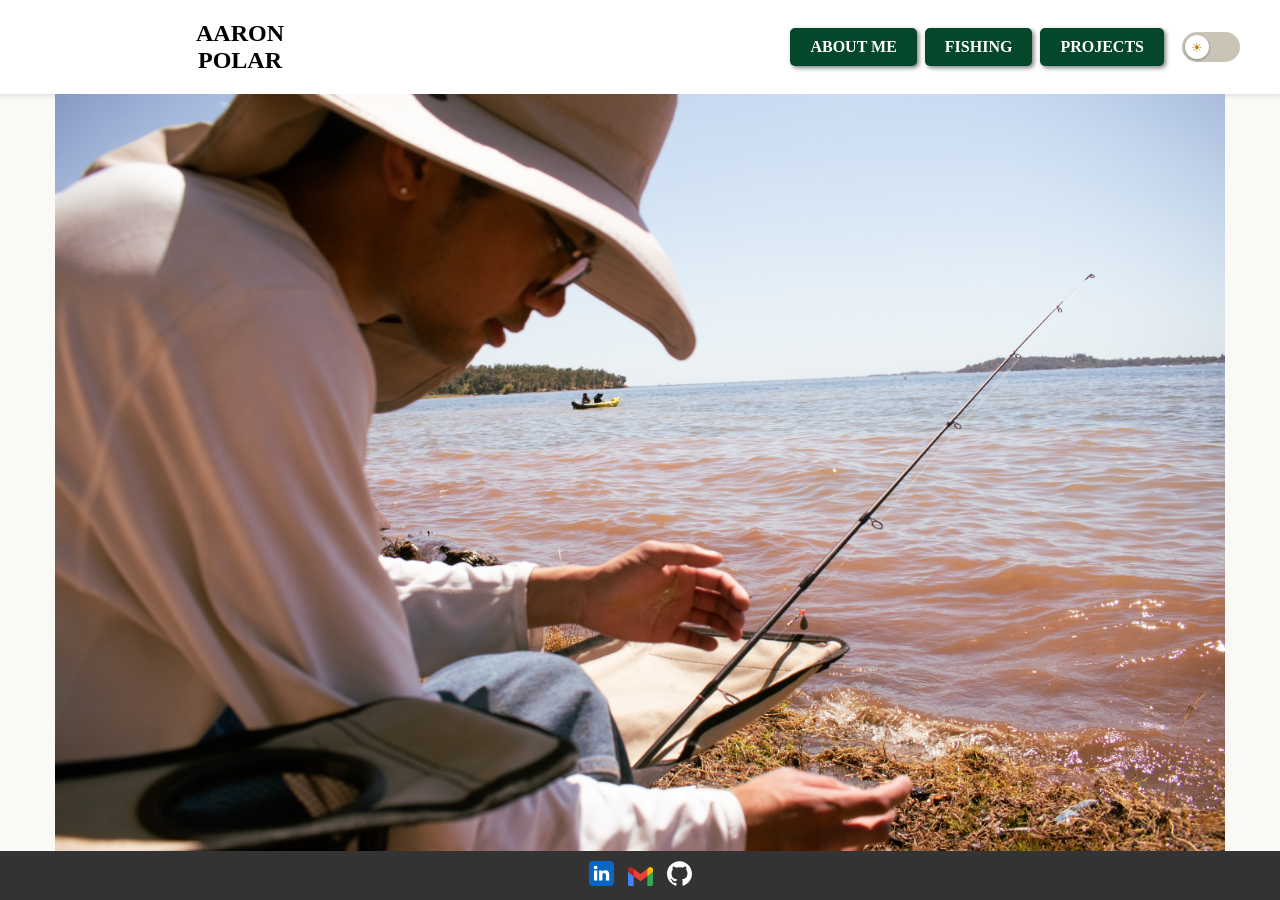
<file: index.html>
<!DOCTYPE html>
<html lang="en">
<head>
    <meta charset="UTF-8">
    <meta name="viewport" content="width=device-width, initial-scale=1.0">
    <title>HOME - Aaron Polar</title>
    <link rel="stylesheet" href="styles.css">
    <link rel="stylesheet" href="animations.css">
    <style>
        body {
            overflow: hidden; /* Landing page: no scroll */
        }

        .header-image {
            width: 100%;
            height: calc(100vh - 120px); /* Adjust height for header and footer */
            display: flex;
            align-items: center;
            justify-content: center;
            overflow: hidden;
            box-sizing: border-box;
        }

        .header-image img {
            max-width: 100%;
            max-height: 100%;
            width: auto;
            height: auto;
        }

        .footer-container {
            position: fixed; /* Pin footer to the bottom on the landing page */
            bottom: 0;
            box-sizing: border-box;
        }
    </style>
    <link rel="stylesheet" href="theme.css">
    <script src="theme.js"></script>
    <script defer src="animations.js"></script>
    <!-- Umami analytics (privacy-friendly) -->
    <script defer src="https://cloud.umami.is/script.js" data-website-id="32455286-fe20-4036-8269-8ed9782967e7"></script>
</head>
<body>
    <div class="header">
        <div class="header-left">
            <a href="/">AARON</a>
            <a href="/">POLAR</a>
        </div>
        <div class="header-right">
            <a href="aboutme" class="green-button">About Me</a>
            <a href="fishing" class="green-button">Fishing</a>
            <a href="projects" class="green-button">Projects</a>
            <button id="themeToggle" class="theme-switch" type="button" role="switch" aria-label="Toggle dark mode"></button>
        </div>
    </div>
    <div class="header-image">
        <img src="docs/assets/folsomlake.JPG" alt="Folsom Lake">
    </div>
    <div class="footer-container">
        <a href="https://www.linkedin.com/in/aaronpolar" target="_blank" rel="noopener noreferrer">
            <img src="docs/assets/linkedinlogo.svg" alt="LinkedIn Logo">
        </a>
        <a href="mailto:aaronmpolar@gmail.com">
            <img src="docs/assets/gmaillogo.svg" alt="Gmail Logo">
        </a>
        <a href="https://www.github.com/aaronpolar" target="_blank" rel="noopener noreferrer">
            <img src="docs/assets/githublogo.svg" alt="GitHub Logo">
        </a>
    </div>
</body>
</html>
</file>
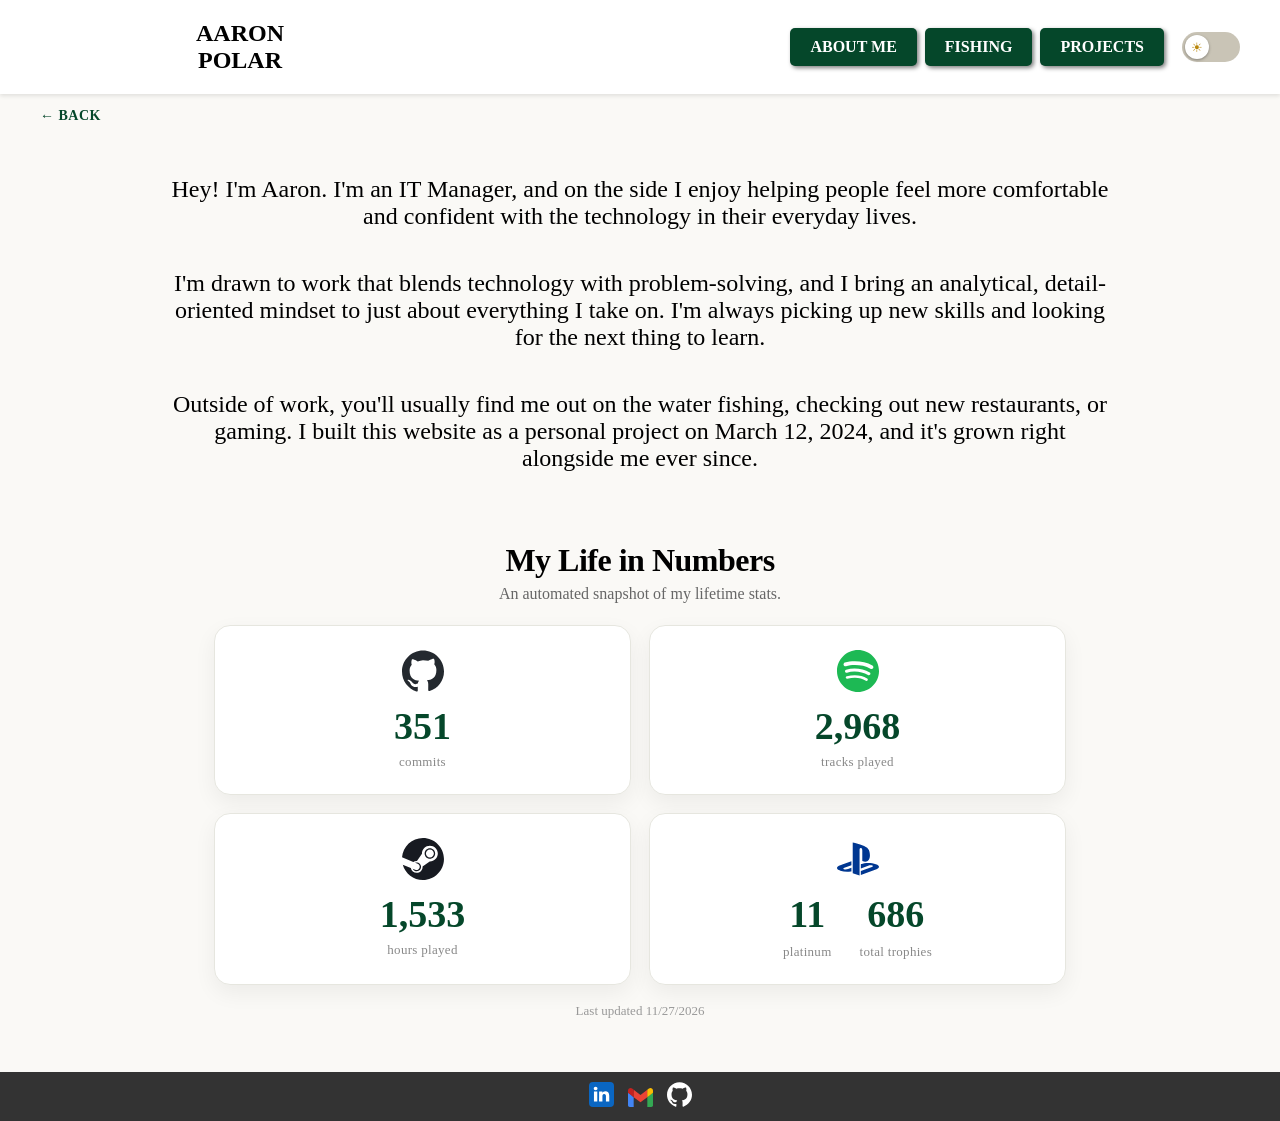
<file: aboutme.html>
<!DOCTYPE html>
<html lang="en">
<head>
    <meta charset="UTF-8">
    <meta name="viewport" content="width=device-width, initial-scale=1.0">
    <title>ABOUT ME - Aaron Polar</title>
    <link rel="stylesheet" href="styles.css">
    <link rel="stylesheet" href="animations.css">
    <style>
        .header-text {
            margin: 20px 10%; /* Add margin at the top and bottom, and 10% on left and right */
            flex: 1; /* Take up remaining space */
            display: flex;
            flex-direction: column;
            align-items: center;
            padding: 0 40px;
        }

        .header-text p {
            margin: 20px 0;
            font-size: 24px;
            text-align: center;
        }

        /* My Life in Numbers dashboard */
        .lin-section {
            max-width: 900px;
            margin: 10px auto 40px;
            padding: 20px 24px 0;
            width: 100%;
            box-sizing: border-box;
            text-align: center;
        }

        .lin-section h2 {
            font-size: 32px;
            margin: 0 0 6px;
            letter-spacing: -0.5px;
        }

        .lin-sub {
            color: #666;
            font-size: 16px;
            margin: 0 0 22px;
        }

        .lin-grid {
            display: grid;
            grid-template-columns: repeat(2, 1fr);
            gap: 18px;
        }

        .lin-card {
            background-color: #fff;
            border: 1px solid #e6e6df;
            border-radius: 16px;
            padding: 24px 18px;
            box-shadow: 0 8px 22px rgba(0, 0, 0, 0.06);
        }

        .lin-value {
            font-size: 38px;
            font-weight: bold;
            color: #05472A;
            line-height: 1.1;
            margin: 0 0 6px;
        }

        .lin-logo {
            display: block;
            width: 42px;
            height: 42px;
            margin: 0 auto 14px;
        }

        .lin-logo svg {
            width: 100%;
            height: 100%;
            display: block;
            fill: currentColor;
        }

        .lin-card-github .lin-logo { color: #24292f; }
        .lin-card-spotify .lin-logo { color: #1DB954; }
        .lin-card-steam .lin-logo { color: #171a21; }
        .lin-card-psn .lin-logo { color: #003791; }

        .lin-split {
            display: flex;
            justify-content: center;
            gap: 28px;
        }

        .lin-split-item {
            display: flex;
            flex-direction: column;
            align-items: center;
        }

        .lin-unit {
            font-size: 13px;
            color: #888;
            margin: 2px 0 0;
            letter-spacing: 0.3px;
        }

        .lin-updated {
            font-size: 13px;
            color: #999;
            margin-top: 18px;
        }

        @media (max-width: 768px) {
            .lin-grid {
                grid-template-columns: 1fr;
            }

            .lin-section h2 {
                font-size: 26px;
            }
        }
    </style>
    <link rel="stylesheet" href="theme.css">
    <script src="theme.js"></script>
    <script defer src="animations.js"></script>
    <!-- Umami analytics (privacy-friendly) -->
    <script defer src="https://cloud.umami.is/script.js" data-website-id="32455286-fe20-4036-8269-8ed9782967e7"></script>
</head>
<body>
    <div class="header">
        <div class="header-left">
            <a href="/">AARON</a>
            <a href="/">POLAR</a>
        </div>
        <div class="header-right">
            <a href="aboutme" class="green-button">About Me</a>
            <a href="fishing" class="green-button">Fishing</a>
            <a href="projects" class="green-button">Projects</a>
            <button id="themeToggle" class="theme-switch" type="button" role="switch" aria-label="Toggle dark mode"></button>
        </div>
    </div>

    <div class="back-button-bar">
        <a href="javascript:history.back()" class="back-button">&#8592; Back</a>
    </div>

<div class="header-text">
    <p>Hey! I'm Aaron. I'm an IT Manager, and on the side I enjoy helping people feel more comfortable and confident with the technology in their everyday lives.</p>

    <p>I'm drawn to work that blends technology with problem-solving, and I bring an analytical, detail-oriented mindset to just about everything I take on. I'm always picking up new skills and looking for the next thing to learn.</p>

    <p>Outside of work, you'll usually find me out on the water fishing, checking out new restaurants, or gaming. I built this website as a personal project on March 12, 2024, and it's grown right alongside me ever since.</p>
</div>

    <section class="lin-section" id="lifeInNumbers">
        <h2>My Life in Numbers</h2>
        <p class="lin-sub">An automated snapshot of my lifetime stats.</p>
        <div class="lin-grid">
            <div class="lin-card lin-card-github">
                <span class="lin-logo" role="img" aria-label="GitHub commits" title="GitHub commits">
                    <svg viewBox="0 0 24 24" aria-hidden="true"><path d="M12 .297c-6.63 0-12 5.373-12 12 0 5.303 3.438 9.8 8.205 11.385.6.113.82-.258.82-.577 0-.285-.01-1.04-.015-2.04-3.338.724-4.042-1.61-4.042-1.61-.546-1.387-1.333-1.756-1.333-1.756-1.089-.745.083-.729.083-.729 1.205.084 1.839 1.237 1.839 1.237 1.07 1.834 2.807 1.304 3.492.997.107-.775.418-1.305.762-1.605-2.665-.305-5.467-1.334-5.467-5.931 0-1.311.469-2.381 1.236-3.221-.124-.303-.535-1.524.117-3.176 0 0 1.008-.322 3.301 1.23A11.509 11.509 0 0 1 12 5.803c1.02.005 2.047.138 3.006.404 2.291-1.552 3.297-1.23 3.297-1.23.653 1.653.242 2.874.118 3.176.77.84 1.235 1.91 1.235 3.221 0 4.609-2.807 5.624-5.479 5.921.43.372.823 1.102.823 2.222 0 1.606-.014 2.898-.014 3.293 0 .322.216.694.825.576C20.565 22.092 24 17.592 24 12.297c0-6.627-5.373-12-12-12"/></svg>
                </span>
                <p class="lin-value" id="linGithub">&mdash;</p>
                <p class="lin-unit">commits</p>
            </div>
            <div class="lin-card lin-card-spotify">
                <span class="lin-logo" role="img" aria-label="Spotify tracks played" title="Spotify tracks played">
                    <svg viewBox="0 0 24 24" aria-hidden="true"><path d="M12 0C5.4 0 0 5.4 0 12s5.4 12 12 12 12-5.4 12-12S18.66 0 12 0zm5.521 17.34c-.24.359-.66.48-1.021.24-2.82-1.74-6.36-2.101-10.561-1.141-.418.122-.779-.179-.899-.539-.12-.421.18-.78.54-.9 4.56-1.021 8.52-.6 11.64 1.32.42.18.479.659.301 1.02zm1.44-3.3c-.301.42-.841.6-1.262.3-3.239-1.98-8.159-2.58-11.939-1.38-.479.12-1.02-.12-1.14-.6-.12-.48.12-1.021.6-1.141C9.6 9.9 15 10.561 18.72 12.84c.361.181.54.78.241 1.2zm.12-3.36C15.24 8.4 8.82 8.16 5.16 9.301c-.6.179-1.2-.181-1.38-.721-.18-.601.18-1.2.72-1.381 4.26-1.26 11.28-1.02 15.721 1.621.539.3.719 1.02.42 1.56-.299.421-1.02.599-1.559.3z"/></svg>
                </span>
                <p class="lin-value" id="linLastfm">&mdash;</p>
                <p class="lin-unit">tracks played</p>
            </div>
            <div class="lin-card lin-card-steam">
                <span class="lin-logo" role="img" aria-label="Steam gaming hours" title="Steam gaming hours">
                    <svg viewBox="0 0 24 24" aria-hidden="true"><path d="M11.979 0C5.678 0 .511 4.86.022 11.037l6.432 2.658c.545-.371 1.203-.59 1.912-.59.063 0 .125.004.188.006l2.861-4.142V8.91c0-2.495 2.028-4.524 4.524-4.524 2.494 0 4.524 2.031 4.524 4.527s-2.03 4.525-4.524 4.525h-.105l-4.076 2.911c0 .052.004.105.004.159 0 1.875-1.515 3.396-3.39 3.396-1.635 0-3.016-1.173-3.331-2.727L.436 15.27C1.862 20.307 6.486 24 11.979 24c6.627 0 11.999-5.373 11.999-12S18.605 0 11.979 0zM7.54 18.21l-1.473-.61c.262.543.714.999 1.314 1.25 1.297.539 2.793-.076 3.332-1.375.263-.63.264-1.319.005-1.949s-.75-1.121-1.377-1.383c-.624-.26-1.29-.249-1.878-.03l1.523.63c.956.4 1.409 1.5 1.009 2.455-.397.957-1.497 1.41-2.454 1.012H7.54zm11.415-9.303c0-1.662-1.353-3.015-3.015-3.015-1.665 0-3.015 1.353-3.015 3.015 0 1.665 1.35 3.015 3.015 3.015 1.663 0 3.015-1.35 3.015-3.015zm-5.273-.005c0-1.252 1.013-2.266 2.265-2.266 1.249 0 2.266 1.014 2.266 2.266 0 1.251-1.017 2.265-2.266 2.265-1.253 0-2.265-1.014-2.265-2.265z"/></svg>
                </span>
                <p class="lin-value" id="linSteam">&mdash;</p>
                <p class="lin-unit">hours played</p>
            </div>
            <div class="lin-card lin-card-psn">
                <span class="lin-logo" role="img" aria-label="PlayStation trophies" title="PlayStation trophies">
                    <svg viewBox="0 0 24 24" aria-hidden="true"><path d="M8.984 2.596v17.547l3.915 1.261V6.688c0-.69.304-1.151.794-.991.636.18.76.814.76 1.505v5.875c2.441 1.193 4.362-.002 4.362-3.152 0-3.237-1.126-4.675-4.438-5.827-1.307-.448-3.728-1.186-5.39-1.502zm4.656 16.241l6.296-2.275c.715-.258.826-.625.246-.818-.586-.192-1.637-.139-2.357.123l-4.205 1.5V14.98l.24-.085s1.201-.42 2.913-.615c1.696-.18 3.785.03 5.437.661 1.848.601 2.04 1.472 1.576 2.072-.465.6-1.622 1.036-1.622 1.036l-8.544 3.107V18.86zM1.807 18.6c-1.9-.545-2.214-1.668-1.352-2.32.801-.586 2.16-1.052 2.16-1.052l5.615-2.013v2.313L4.205 17c-.705.271-.825.632-.239.826.586.195 1.637.15 2.343-.12L8.247 17v2.074c-.12.03-.256.044-.39.073-1.939.331-3.996.196-6.038-.479z"/></svg>
                </span>
                <div class="lin-split">
                    <div class="lin-split-item">
                        <p class="lin-value" id="linPsnPlatinum">&mdash;</p>
                        <p class="lin-unit">platinum</p>
                    </div>
                    <div class="lin-split-item">
                        <p class="lin-value" id="linPsnTotal">&mdash;</p>
                        <p class="lin-unit">total trophies</p>
                    </div>
                </div>
            </div>
        </div>
        <p class="lin-updated" id="linUpdated"></p>
    </section>

    <div class="footer-container">
        <a href="https://www.linkedin.com/in/aaronpolar" target="_blank" rel="noopener noreferrer">
            <img src="docs/assets/linkedinlogo.svg" alt="LinkedIn Logo">
        </a>
        <a href="mailto:aaronmpolar@gmail.com">
            <img src="docs/assets/gmaillogo.svg" alt="Gmail Logo">
        </a>
        <a href="https://www.github.com/aaronpolar" target="_blank" rel="noopener noreferrer">
            <img src="docs/assets/githublogo.svg" alt="GitHub Logo">
        </a>
    </div>

    <script>
        (function () {
            var DATA_URL = 'docs/data/life-in-numbers.json';
            var data = null;

            function fmt(n) {
                if (n === null || n === undefined) return '—';
                return Number(n).toLocaleString();
            }

            // Read a metric's lifetime (all-time) value from the data.
            function lifetime(metric) {
                try {
                    var v = data.metrics[metric].ranges.all;
                    return (v === null || v === undefined) ? null : v;
                } catch (e) {
                    return null;
                }
            }

            // Set a stat, counting up to numeric values when possible.
            function setVal(id, value) {
                var el = document.getElementById(id);
                if (value === null || value === undefined) { el.textContent = '—'; return; }
                if (typeof window.animateCount === 'function' && typeof value === 'number') {
                    window.animateCount(el, value);
                } else {
                    el.textContent = fmt(value);
                }
            }

            function render() {
                setVal('linGithub', data ? lifetime('github') : null);
                setVal('linLastfm', data ? lifetime('lastfm') : null);
                setVal('linSteam', data ? lifetime('steam') : null);
                var psn = data && data.metrics && data.metrics.psn;
                setVal('linPsnPlatinum', psn ? psn.platinum : null);
                setVal('linPsnTotal', psn ? psn.total : null);
            }

            fetch(DATA_URL, { cache: 'no-store' })
                .then(function (r) { return r.ok ? r.json() : null; })
                .then(function (json) {
                    data = json;
                    if (json && json.updated) {
                        document.getElementById('linUpdated').textContent =
                            'Last updated ' + new Date(json.updated).toLocaleDateString();
                    }
                    render();
                })
                .catch(function () { render(); });
        })();
    </script>
</body>
</html>
</file>
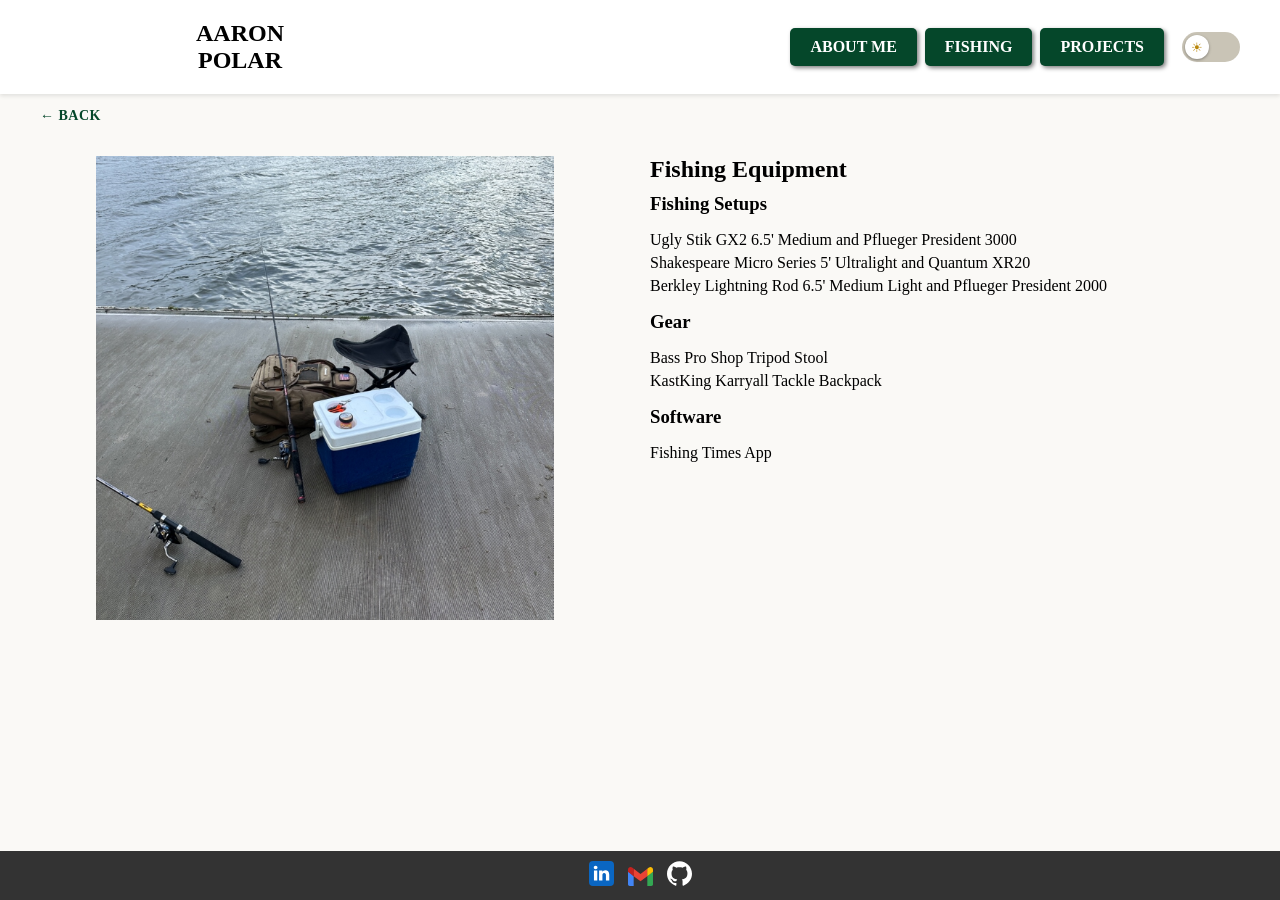
<file: fishing_equipment.html>
<!DOCTYPE html>
<html lang="en">
<head>
    <meta charset="UTF-8">
    <meta name="viewport" content="width=device-width, initial-scale=1.0">
    <title>FISHING EQUIPMENT - Aaron Polar</title>
    <link rel="stylesheet" href="styles.css">
    <link rel="stylesheet" href="animations.css">
    <style>
        .container {
            display: flex;
            align-items: flex-start;
            padding: 20px;
        }

        .container-image {
            width: 50%;
            display: flex;
            justify-content: center;
        }

        .container-image img {
            width: 75%;
            height: auto;
        }

        .container-text {
            width: 50%;
            padding-left: 20px;
        }

        .container-text h2, .container-text h3 {
            margin: 0 0 10px;
        }

        .container-text ul {
            padding: 0;
            list-style-type: none;
        }

        .container-text li {
            margin-bottom: 5px;
        }

        @media (max-width: 768px) {
            .container {
                flex-direction: column;
                align-items: center;
            }

            .container-image, .container-text {
                width: 100%;
                padding: 0;
            }

            .container-image img {
                width: 75%;
                height: auto;
            }
        }
    </style>
    <link rel="stylesheet" href="theme.css">
    <script src="theme.js"></script>
    <script defer src="animations.js"></script>
    <!-- Umami analytics (privacy-friendly) -->
    <script defer src="https://cloud.umami.is/script.js" data-website-id="32455286-fe20-4036-8269-8ed9782967e7"></script>
</head>
<body>
    <div class="header">
        <div class="header-left">
            <a href="/">AARON</a>
            <a href="/">POLAR</a>
        </div>
        <div class="header-right">
            <a href="aboutme" class="green-button">About Me</a>
            <a href="fishing" class="green-button">Fishing</a>
            <a href="projects" class="green-button">Projects</a>
            <button id="themeToggle" class="theme-switch" type="button" role="switch" aria-label="Toggle dark mode"></button>
        </div>
    </div>

    <div class="back-button-bar">
        <a href="javascript:history.back()" class="back-button">&#8592; Back</a>
    </div>

    <!-- Fishing content -->
    <div class="container">
        <div class="container-image">
            <img src="docs/assets/bankfishingsetup.jpg" alt="Bank Fishing Setup">
        </div>
        <div class="container-text">
            <h2>Fishing Equipment</h2>
            <h3>Fishing Setups</h3>
            <ul>
                <li>Ugly Stik GX2 6.5' Medium and Pflueger President 3000</li>
                <li>Shakespeare Micro Series 5' Ultralight and Quantum XR20</li>
                <li>Berkley Lightning Rod 6.5' Medium Light and Pflueger President 2000</li>
            </ul>
            <h3>Gear</h3>
            <ul>
                <li>Bass Pro Shop Tripod Stool</li>
                <li>KastKing Karryall Tackle Backpack</li>
            </ul>
            <h3>Software</h3>
            <ul>
                <li>Fishing Times App</li>
            </ul>
        </div>
    </div>

    <!-- Footer -->
    <div class="footer-container">
        <a href="https://www.linkedin.com/in/aaronpolar" target="_blank" rel="noopener noreferrer">
            <img src="docs/assets/linkedinlogo.svg" alt="LinkedIn Logo">
        </a>
        <a href="mailto:aaronmpolar@gmail.com">
            <img src="docs/assets/gmaillogo.svg" alt="Gmail Logo">
        </a>
        <a href="https://www.github.com/aaronpolar" target="_blank" rel="noopener noreferrer">
            <img src="docs/assets/githublogo.svg" alt="GitHub Logo">
        </a>
    </div>
</body>
</html>
</file>
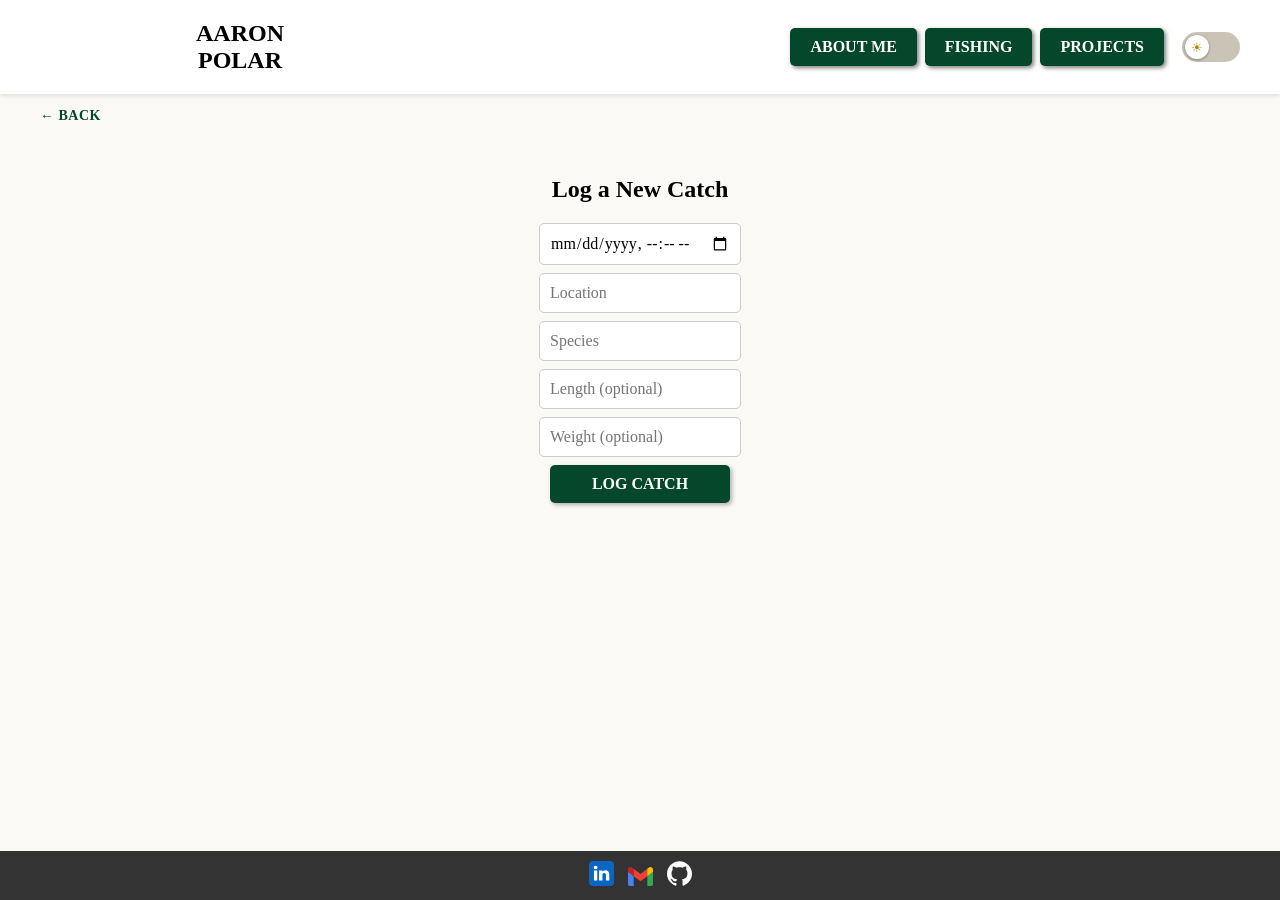
<file: fishing_log.html>
<!DOCTYPE html>
<html lang="en">
<head>
    <meta charset="UTF-8">
    <meta name="viewport" content="width=device-width, initial-scale=1.0">
    <title>LOG A CATCH - Aaron Polar</title>
    <link rel="stylesheet" href="styles.css">
    <link rel="stylesheet" href="animations.css">
    <style>
        .log-entry-form {
            text-align: center;
            margin: 20px auto;
            max-width: 400px;
            flex: 1;
        }

        .log-entry-form h2 {
            font-size: 24px;
            margin-bottom: 20px;
        }

        .log-entry-form input,
        .log-entry-form button {
            display: block;
            padding: 10px;
            margin: 8px auto;
            border: 1px solid #ccc;
            border-radius: 5px;
            font-family: baskerville, serif;
            font-size: 16px;
            width: 80%;
        }

        .log-entry-form button {
            background-color: #05472A;
            color: white;
            border: none;
            cursor: pointer;
            font-weight: bold;
            text-transform: uppercase;
            box-shadow: 2px 2px 4px rgba(0, 0, 0, 0.3);
        }

        .log-entry-form button:hover {
            background-color: #033d23;
        }
    </style>
    <link rel="stylesheet" href="theme.css">
    <script src="theme.js"></script>
    <script defer src="animations.js"></script>
    <!-- Umami analytics (privacy-friendly) -->
    <script defer src="https://cloud.umami.is/script.js" data-website-id="32455286-fe20-4036-8269-8ed9782967e7"></script>
</head>
<body>
    <div class="header">
        <div class="header-left">
            <a href="/">AARON</a>
            <a href="/">POLAR</a>
        </div>
        <div class="header-right">
            <a href="aboutme" class="green-button">About Me</a>
            <a href="fishing" class="green-button">Fishing</a>
            <a href="projects" class="green-button">Projects</a>
            <button id="themeToggle" class="theme-switch" type="button" role="switch" aria-label="Toggle dark mode"></button>
        </div>
    </div>

    <div class="back-button-bar">
        <a href="javascript:history.back()" class="back-button">&#8592; Back</a>
    </div>

    <div class="log-entry-form">
        <h2>Log a New Catch</h2>
        <form id="logForm">
            <input type="datetime-local" id="datetime" name="datetime" required>
            <input type="text" id="location" name="location" placeholder="Location" required>
            <input type="text" id="species" name="species" placeholder="Species" required>
            <input type="number" id="length" name="length" placeholder="Length (optional)" step="0.01">
            <input type="number" id="weight" name="weight" placeholder="Weight (optional)" step="0.01">
            <button type="submit">Log Catch</button>
        </form>
    </div>

    <div class="footer-container">
        <a href="https://www.linkedin.com/in/aaronpolar" target="_blank" rel="noopener noreferrer">
            <img src="docs/assets/linkedinlogo.svg" alt="LinkedIn Logo">
        </a>
        <a href="mailto:aaronmpolar@gmail.com">
            <img src="docs/assets/gmaillogo.svg" alt="Gmail Logo">
        </a>
        <a href="https://www.github.com/aaronpolar" target="_blank" rel="noopener noreferrer">
            <img src="docs/assets/githublogo.svg" alt="GitHub Logo">
        </a>
    </div>

    <script>
        document.getElementById('logForm').addEventListener('submit', function(event) {
            event.preventDefault();

            var datetime = document.getElementById('datetime').value;
            var location = document.getElementById('location').value;
            var species = document.getElementById('species').value;
            var length = document.getElementById('length').value || 'Not specified';
            var weight = document.getElementById('weight').value || 'Not specified';

            var dateTimeParts = datetime.split('T');
            var date = dateTimeParts[0];
            var time = dateTimeParts[1];

            var templateParams = {
                date: date,
                time: time,
                location: location,
                species: species,
                length: length,
                weight: weight
            };

            emailjs.send('service_fuwd637', 'template_84duy1a', templateParams)
                .then(function(response) {
                    console.log('SUCCESS!', response.status, response.text);
                    alert('Log entry submitted successfully!');
                    document.getElementById('logForm').reset();
                }, function(error) {
                    console.log('FAILED...', error);
                    alert('Failed to submit log entry. Please try again later.');
                });
        });
    </script>
</body>
</html>
</file>
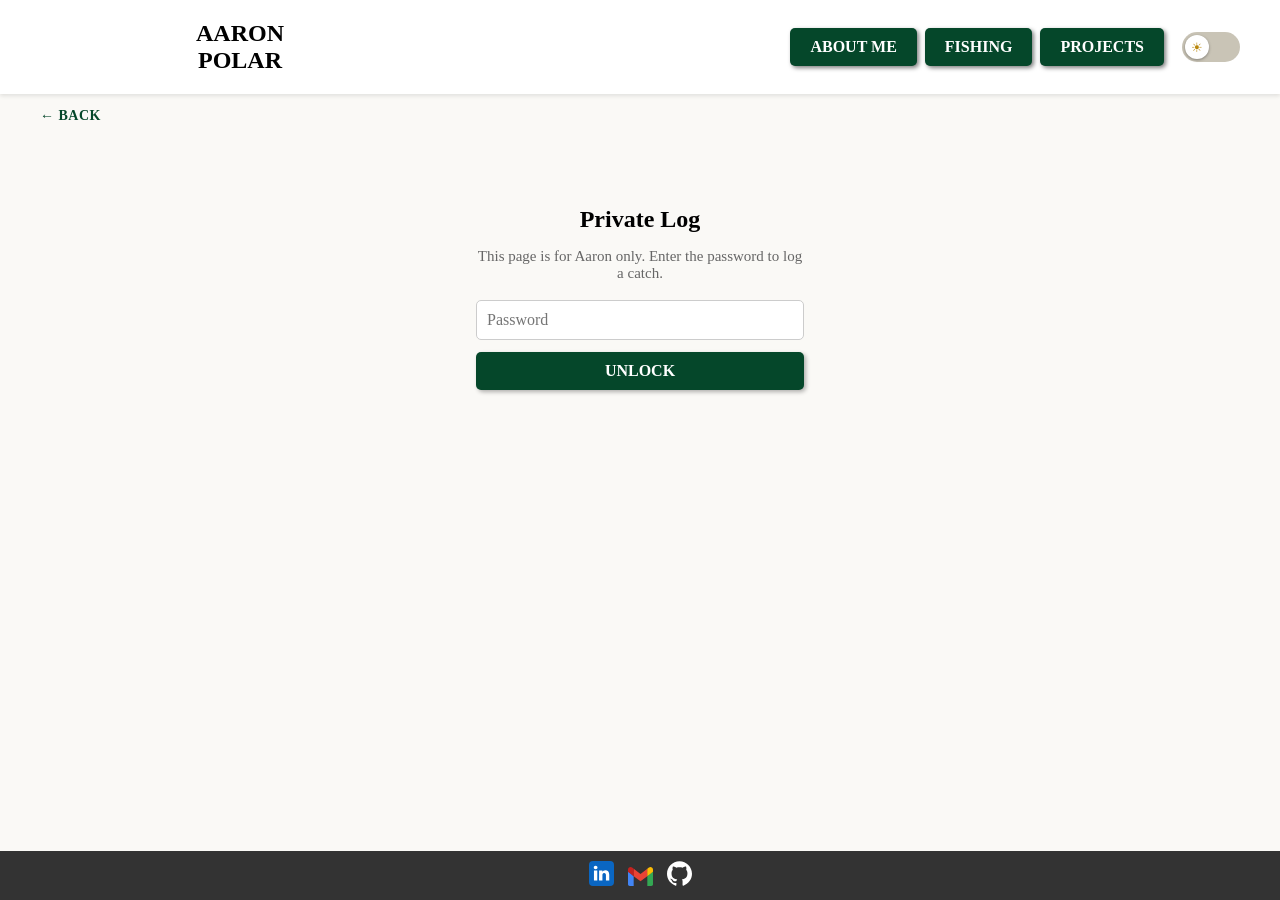
<file: fishinglog.html>
<!DOCTYPE html>
<html lang="en">
<head>
    <meta charset="UTF-8">
    <meta name="viewport" content="width=device-width, initial-scale=1.0">
    <title>LOG A CATCH - Aaron Polar</title>
    <link rel="stylesheet" href="styles.css">
    <link rel="stylesheet" href="animations.css">
    <style>
        .gate {
            text-align: center;
            margin: 50px auto;
            max-width: 360px;
            flex: 1;
            padding: 0 16px;
            box-sizing: border-box;
            width: 100%;
        }

        .gate h2 {
            font-size: 24px;
            margin-bottom: 6px;
        }

        .gate p {
            color: #666;
            font-size: 15px;
            margin-bottom: 18px;
        }

        .gate input {
            display: block;
            width: 100%;
            box-sizing: border-box;
            padding: 10px;
            border: 1px solid #ccc;
            border-radius: 5px;
            font-family: baskerville, serif;
            font-size: 16px;
            margin-bottom: 12px;
        }

        .gate button {
            width: 100%;
            padding: 10px;
            border: none;
            border-radius: 5px;
            background-color: #05472A;
            color: white;
            font-weight: bold;
            text-transform: uppercase;
            cursor: pointer;
            font-family: baskerville, serif;
            font-size: 16px;
            box-shadow: 2px 2px 4px rgba(0, 0, 0, 0.3);
        }

        .gate button:hover {
            background-color: #033d23;
        }

        .gate-error {
            color: #b00020;
            font-size: 14px;
            min-height: 18px;
            margin-top: 10px;
        }

        .log-entry-form {
            text-align: center;
            margin: 20px auto;
            max-width: 440px;
            flex: 1;
            width: 100%;
            box-sizing: border-box;
            padding: 0 16px;
        }

        .log-entry-form h2 {
            font-size: 24px;
            margin-bottom: 20px;
        }

        .log-entry-form label {
            display: block;
            text-align: left;
            width: 80%;
            margin: 14px auto 4px;
            font-size: 13px;
            font-weight: bold;
            text-transform: uppercase;
            letter-spacing: 0.5px;
        }

        .log-entry-form label .req {
            color: #b00020;
        }

        .log-entry-form input,
        .log-entry-form select,
        .log-entry-form textarea,
        .log-entry-form button {
            display: block;
            padding: 10px;
            margin: 0 auto;
            border: 1px solid #ccc;
            border-radius: 5px;
            font-family: baskerville, serif;
            font-size: 16px;
            width: 80%;
            box-sizing: border-box;
            background-color: #fff;
        }

        .log-entry-form textarea {
            resize: vertical;
            min-height: 70px;
        }

        .log-entry-form button {
            margin-top: 24px;
            background-color: #05472A;
            color: white;
            border: none;
            cursor: pointer;
            font-weight: bold;
            text-transform: uppercase;
            box-shadow: 2px 2px 4px rgba(0, 0, 0, 0.3);
        }

        .log-entry-form button:hover {
            background-color: #033d23;
        }

        .log-entry-form button:disabled {
            opacity: 0.6;
            cursor: default;
        }

        .success-msg {
            background-color: #e3f1e9;
            color: #05472A;
            border: 1px solid #b9e0c9;
            border-radius: 8px;
            padding: 14px;
            margin: 0 auto 16px;
            max-width: 80%;
            font-weight: bold;
        }

        .form-error {
            color: #b00020;
            font-size: 14px;
            min-height: 18px;
            margin-top: 6px;
        }

        .hidden {
            display: none;
        }
    </style>
    <link rel="stylesheet" href="theme.css">
    <script src="theme.js"></script>
    <script defer src="animations.js"></script>
    <!-- Umami analytics (privacy-friendly) -->
    <script defer src="https://cloud.umami.is/script.js" data-website-id="32455286-fe20-4036-8269-8ed9782967e7"></script>
</head>
<body>
    <div class="header">
        <div class="header-left">
            <a href="/">AARON</a>
            <a href="/">POLAR</a>
        </div>
        <div class="header-right">
            <a href="aboutme" class="green-button">About Me</a>
            <a href="fishing" class="green-button">Fishing</a>
            <a href="projects" class="green-button">Projects</a>
            <button id="themeToggle" class="theme-switch" type="button" role="switch" aria-label="Toggle dark mode"></button>
        </div>
    </div>

    <div class="back-button-bar">
        <a href="javascript:history.back()" class="back-button">&#8592; Back</a>
    </div>

    <!-- Password gate: form stays hidden until unlocked -->
    <div class="gate" id="gate">
        <h2>Private Log</h2>
        <p>This page is for Aaron only. Enter the password to log a catch.</p>
        <input type="password" id="gatePassword" placeholder="Password" autocomplete="current-password">
        <button type="button" id="gateButton">Unlock</button>
        <div class="gate-error" id="gateError"></div>
    </div>

    <!-- Catch log form (revealed after password) -->
    <div class="log-entry-form hidden" id="logSection">
        <h2>Log a New Catch</h2>
        <div class="success-msg hidden" id="successMsg">&#10003; Catch logged! Tight lines.</div>
        <form id="logForm" novalidate>
            <label for="date">Date <span class="req">*</span></label>
            <input type="date" id="date" name="date" required>

            <label for="species">Species <span class="req">*</span></label>
            <select id="species" name="species" required>
                <option value="">Select species&hellip;</option>
                <option>Rainbow Trout</option>
                <option>Brown Trout</option>
                <option>Largemouth Bass</option>
                <option>Smallmouth Bass</option>
                <option>Striped Bass</option>
                <option>Catfish</option>
                <option>Bluegill</option>
                <option>Crappie</option>
                <option>Salmon</option>
                <option>Steelhead</option>
                <option>Sturgeon</option>
                <option>Other</option>
            </select>

            <label for="location">Location <span class="req">*</span></label>
            <input type="text" id="location" name="location" placeholder="e.g. Folsom Lake" required>

            <label for="weight">Weight (lbs)</label>
            <input type="number" id="weight" name="weight" min="0" step="0.01" placeholder="Optional">

            <label for="length">Length (inches)</label>
            <input type="number" id="length" name="length" min="0" step="0.01" placeholder="Optional">

            <label for="waterType">Water Type</label>
            <select id="waterType" name="waterType">
                <option value="">Select&hellip;</option>
                <option>Lake</option>
                <option>River</option>
                <option>Ocean</option>
                <option>Bay</option>
            </select>

            <label for="bait">Bait / Lure Used</label>
            <input type="text" id="bait" name="bait" placeholder="Optional">

            <label for="timeOfDay">Time of Day</label>
            <select id="timeOfDay" name="timeOfDay">
                <option value="">Select&hellip;</option>
                <option>Dawn</option>
                <option>Morning</option>
                <option>Midday</option>
                <option>Afternoon</option>
                <option>Evening</option>
                <option>Night</option>
            </select>

            <label for="weather">Weather</label>
            <input type="text" id="weather" name="weather" placeholder="Optional, e.g. Sunny, 65&deg;F">

            <label for="notes">Notes</label>
            <textarea id="notes" name="notes" placeholder="Optional"></textarea>

            <div class="form-error hidden" id="formError"></div>
            <button type="submit">Log Catch</button>
        </form>
    </div>

    <div class="footer-container">
        <a href="https://www.linkedin.com/in/aaronpolar" target="_blank" rel="noopener noreferrer">
            <img src="docs/assets/linkedinlogo.svg" alt="LinkedIn Logo">
        </a>
        <a href="mailto:aaronmpolar@gmail.com">
            <img src="docs/assets/gmaillogo.svg" alt="Gmail Logo">
        </a>
        <a href="https://www.github.com/aaronpolar" target="_blank" rel="noopener noreferrer">
            <img src="docs/assets/githublogo.svg" alt="GitHub Logo">
        </a>
    </div>

    <script>
        (function () {
            // SHA-256 of the chosen password (plaintext is never stored).
            var PASSWORD_HASH = 'b474a99a2705e23cf905a484ec6d14ef58b56bbe62e9292783466ec363b5072d';
            var AUTH_KEY = 'fishlog-auth';
            // Paste your deployed Google Apps Script Web App URL here.
            var APPS_SCRIPT_URL = 'REPLACE_WITH_YOUR_APPS_SCRIPT_WEB_APP_URL';

            var gate = document.getElementById('gate');
            var logSection = document.getElementById('logSection');

            function unlock() {
                gate.classList.add('hidden');
                logSection.classList.remove('hidden');
            }

            async function sha256(str) {
                var buf = await crypto.subtle.digest('SHA-256', new TextEncoder().encode(str));
                return Array.from(new Uint8Array(buf))
                    .map(function (b) { return b.toString(16).padStart(2, '0'); })
                    .join('');
            }

            // Remember unlock on this device.
            if (localStorage.getItem(AUTH_KEY) === PASSWORD_HASH) {
                unlock();
            }

            async function tryUnlock() {
                var err = document.getElementById('gateError');
                var pw = document.getElementById('gatePassword').value;
                var hash = await sha256(pw);
                if (hash === PASSWORD_HASH) {
                    try { localStorage.setItem(AUTH_KEY, PASSWORD_HASH); } catch (e) {}
                    err.textContent = '';
                    unlock();
                } else {
                    err.textContent = 'Incorrect password. Try again.';
                }
            }

            document.getElementById('gateButton').addEventListener('click', tryUnlock);
            document.getElementById('gatePassword').addEventListener('keydown', function (e) {
                if (e.key === 'Enter') tryUnlock();
            });

            var form = document.getElementById('logForm');
            var formError = document.getElementById('formError');
            var successMsg = document.getElementById('successMsg');

            function showError(msg) {
                formError.textContent = msg;
                formError.classList.remove('hidden');
                return false;
            }

            form.addEventListener('submit', function (event) {
                event.preventDefault();
                formError.classList.add('hidden');
                formError.textContent = '';
                successMsg.classList.add('hidden');

                var data = {
                    date: form.date.value.trim(),
                    species: form.species.value,
                    weight: form.weight.value,
                    length: form.length.value,
                    location: form.location.value.trim(),
                    waterType: form.waterType.value,
                    bait: form.bait.value.trim(),
                    notes: form.notes.value.trim(),
                    weather: form.weather.value.trim(),
                    timeOfDay: form.timeOfDay.value
                };

                // Required fields
                if (!data.date || !data.species || !data.location) {
                    return showError('Please fill in Date, Species, and Location.');
                }
                // Optional numeric fields must be valid if present
                if (data.weight && (isNaN(data.weight) || Number(data.weight) < 0)) {
                    return showError('Weight must be a positive number.');
                }
                if (data.length && (isNaN(data.length) || Number(data.length) < 0)) {
                    return showError('Length must be a positive number.');
                }

                if (APPS_SCRIPT_URL.indexOf('REPLACE_WITH') === 0) {
                    return showError('Submission endpoint is not configured yet.');
                }

                var btn = form.querySelector('button[type="submit"]');
                btn.disabled = true;
                btn.textContent = 'Logging…';

                fetch(APPS_SCRIPT_URL, {
                    method: 'POST',
                    mode: 'no-cors',
                    body: new URLSearchParams(data)
                }).then(function () {
                    successMsg.classList.remove('hidden');
                    form.reset();
                    btn.disabled = false;
                    btn.textContent = 'Log Catch';
                    successMsg.scrollIntoView({ behavior: 'smooth', block: 'center' });
                }).catch(function () {
                    btn.disabled = false;
                    btn.textContent = 'Log Catch';
                    showError('Could not submit. Check your connection and try again.');
                });
            });
        })();
    </script>
</body>
</html>
</file>
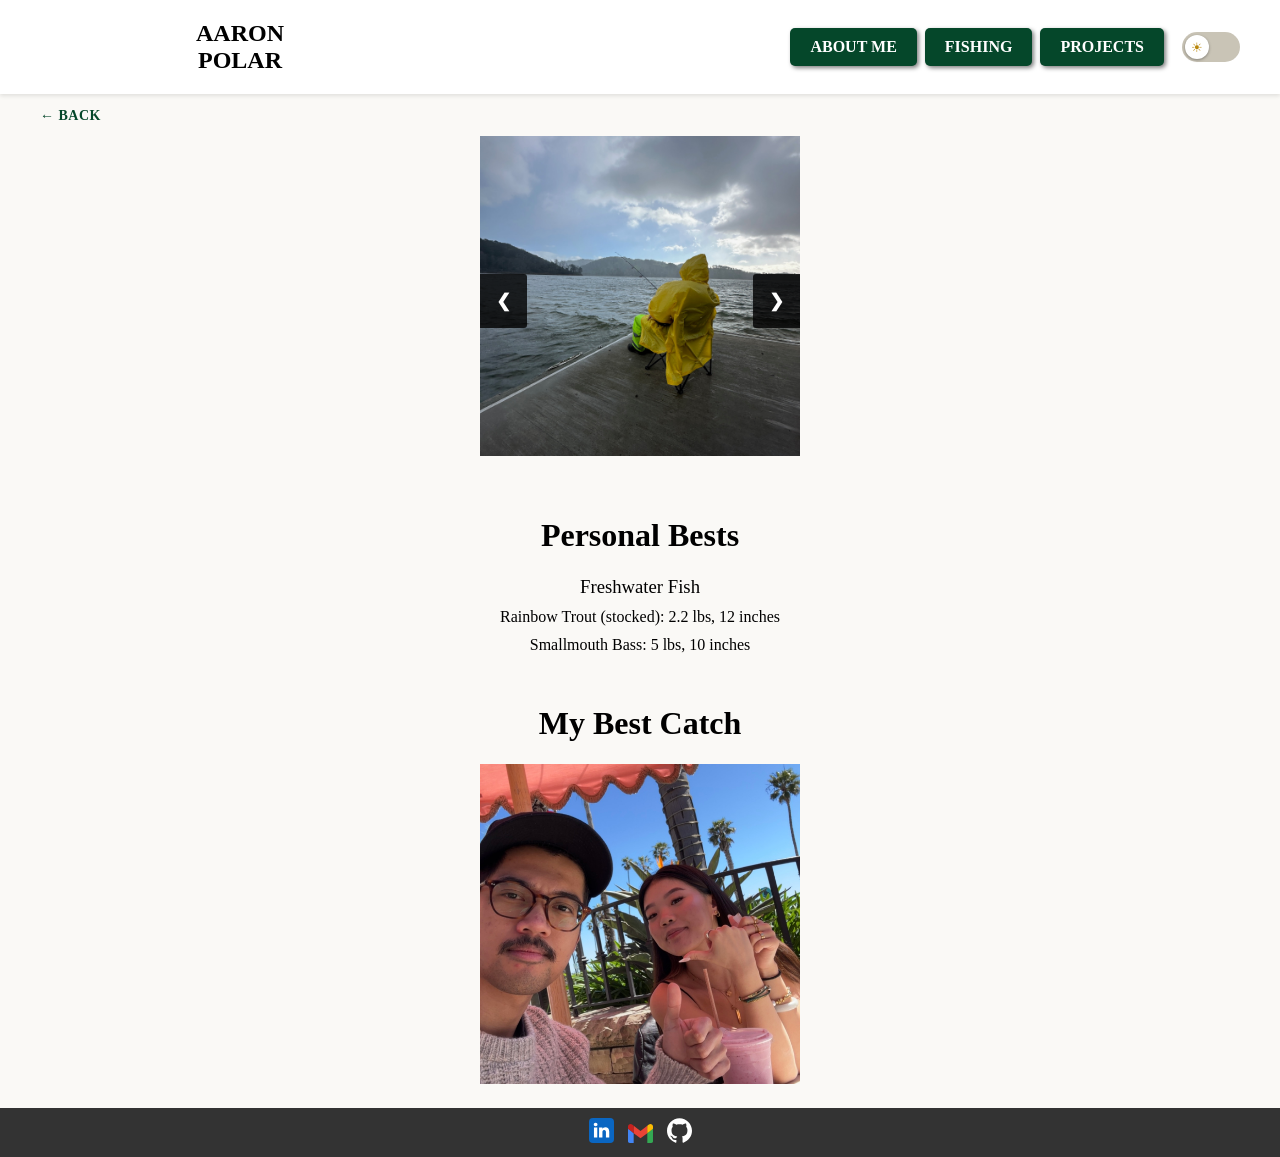
<file: personal_bests.html>
<!DOCTYPE html>
<html lang="en">
<head>
    <meta charset="UTF-8">
    <meta name="viewport" content="width=device-width, initial-scale=1.0">
    <title>PERSONAL BESTS - Aaron Polar</title>
    <link rel="stylesheet" href="styles.css">
    <link rel="stylesheet" href="animations.css">
    <style>
        .content-container {
            display: flex;
            justify-content: center;
            align-items: center;
            flex-direction: column;
            margin: 20px 0;
        }

        .text-container {
            text-align: center;
        }

        .text-container h2, .text-container h3, .text-container h4 {
            margin: 10px 0;
            font-weight: normal;
        }

        .slideshow-container {
            position: relative;
            width: 25vw; /* Match the width to the size of mybestcatch.jpg */
            height: 25vw; /* Maintain a 1:1 aspect ratio */
            max-width: 500px;
            max-height: 500px;
            margin: auto;
            overflow: hidden;
            margin-bottom: 20px;
        }

        .slides {
            display: none;
            width: 100%;
            height: 100%;
        }

        .slides img {
            width: 100%;
            height: 100%;
            object-fit: cover;
            display: block;
        }

        .prev, .next {
            cursor: pointer;
            position: absolute;
            top: 50%;
            width: auto;
            padding: 16px;
            margin-top: -22px;
            color: white;
            font-weight: bold;
            font-size: 18px;
            border-radius: 0 3px 3px 0;
            user-select: none;
            background-color: rgba(0, 0, 0, 0.8);
        }

        .next {
            right: 0;
            border-radius: 3px 0 0 3px;
        }

        .prev:hover, .next:hover {
            background-color: rgba(0, 0, 0, 1);
        }

        .my-best-catch {
            text-align: center;
            margin-top: 20px;
        }

        .my-best-catch img {
            width: 25vw;
            height: auto;
            object-fit: cover;
        }

        @media (max-width: 768px) {
            .slideshow-container {
                width: 90vw;
                height: 90vw;
                max-width: 90vw;
                max-height: 90vw;
            }

            .my-best-catch img {
                width: 90vw;
                height: auto;
            }
        }
    </style>
    <link rel="stylesheet" href="theme.css">
    <script src="theme.js"></script>
    <script defer src="animations.js"></script>
    <!-- Umami analytics (privacy-friendly) -->
    <script defer src="https://cloud.umami.is/script.js" data-website-id="32455286-fe20-4036-8269-8ed9782967e7"></script>
</head>
<body>
    <div class="header">
        <div class="header-left">
            <a href="/">AARON</a>
            <a href="/">POLAR</a>
        </div>
        <div class="header-right">
            <a href="aboutme" class="green-button">About Me</a>
            <a href="fishing" class="green-button">Fishing</a>
            <a href="projects" class="green-button">Projects</a>
            <button id="themeToggle" class="theme-switch" type="button" role="switch" aria-label="Toggle dark mode"></button>
        </div>
    </div>

    <div class="back-button-bar">
        <a href="javascript:history.back()" class="back-button">&#8592; Back</a>
    </div>

    <div class="content">
        <div class="slideshow-container">
            <div class="slides">
                <img src="docs/assets/fishingintherain.jpg" alt="Fishing in the Rain">
            </div>
            <div class="slides">
                <img src="docs/assets/pbrainbowtrout02192024.jpg" alt="Rainbow Trout">
            </div>
            <div class="slides">
                <img src="docs/assets/pbsmallmouthbass05262024.jpg" alt="Smallmouth Bass">
            </div>
            <div class="slides">
                <img src="docs/assets/jakebass.jpg" alt="Jake Bass">
            </div>
            <div class="slides">
                <img src="docs/assets/basspillow.jpg" alt="Bass Pillow">
            </div>
            <div class="slides">
                <img src="docs/assets/threerainbowtrout.jpg" alt="Three Rainbow Trout">
            </div>
            <a class="prev" onclick="plusSlides(-1)">❮</a>
            <a class="next" onclick="plusSlides(1)">❯</a>
        </div>
    </div>
    <div class="content-container">
        <div class="text-container">
            <h1>Personal Bests</h1>
            <h3>Freshwater Fish</h3>
            <h4>Rainbow Trout (stocked): 2.2 lbs, 12 inches</h4>
            <h4>Smallmouth Bass: 5 lbs, 10 inches</h4>
        </div>


        <div class="my-best-catch">
            <h1>My Best Catch</h1>
            <img src="docs/assets/mybestcatch.jpg" alt="My Best Catch">
        </div>
    </div>

    <script>
        let slideIndex = 1;
        showSlides(slideIndex);

        function plusSlides(n) {
            showSlides(slideIndex += n);
        }

        function showSlides(n) {
            let i;
            let slides = document.getElementsByClassName("slides");
            if (n > slides.length) { slideIndex = 1 }
            if (n < 1) { slideIndex = slides.length }
            for (i = 0; i < slides.length; i++) {
                slides[i].style.display = "none";
            }
            slides[slideIndex - 1].style.display = "block";
        }
    </script>

    <!-- Footer -->
    <div class="footer-container">
        <a href="https://www.linkedin.com/in/aaronpolar" target="_blank" rel="noopener noreferrer">
            <img src="docs/assets/linkedinlogo.svg" alt="LinkedIn Logo">
        </a>
        <a href="mailto:aaronmpolar@gmail.com">
            <img src="docs/assets/gmaillogo.svg" alt="Gmail Logo">
        </a>
        <a href="https://www.github.com/aaronpolar" target="_blank" rel="noopener noreferrer">
            <img src="docs/assets/githublogo.svg" alt="GitHub Logo">
        </a>
    </div>
</body>
</html>
</file>
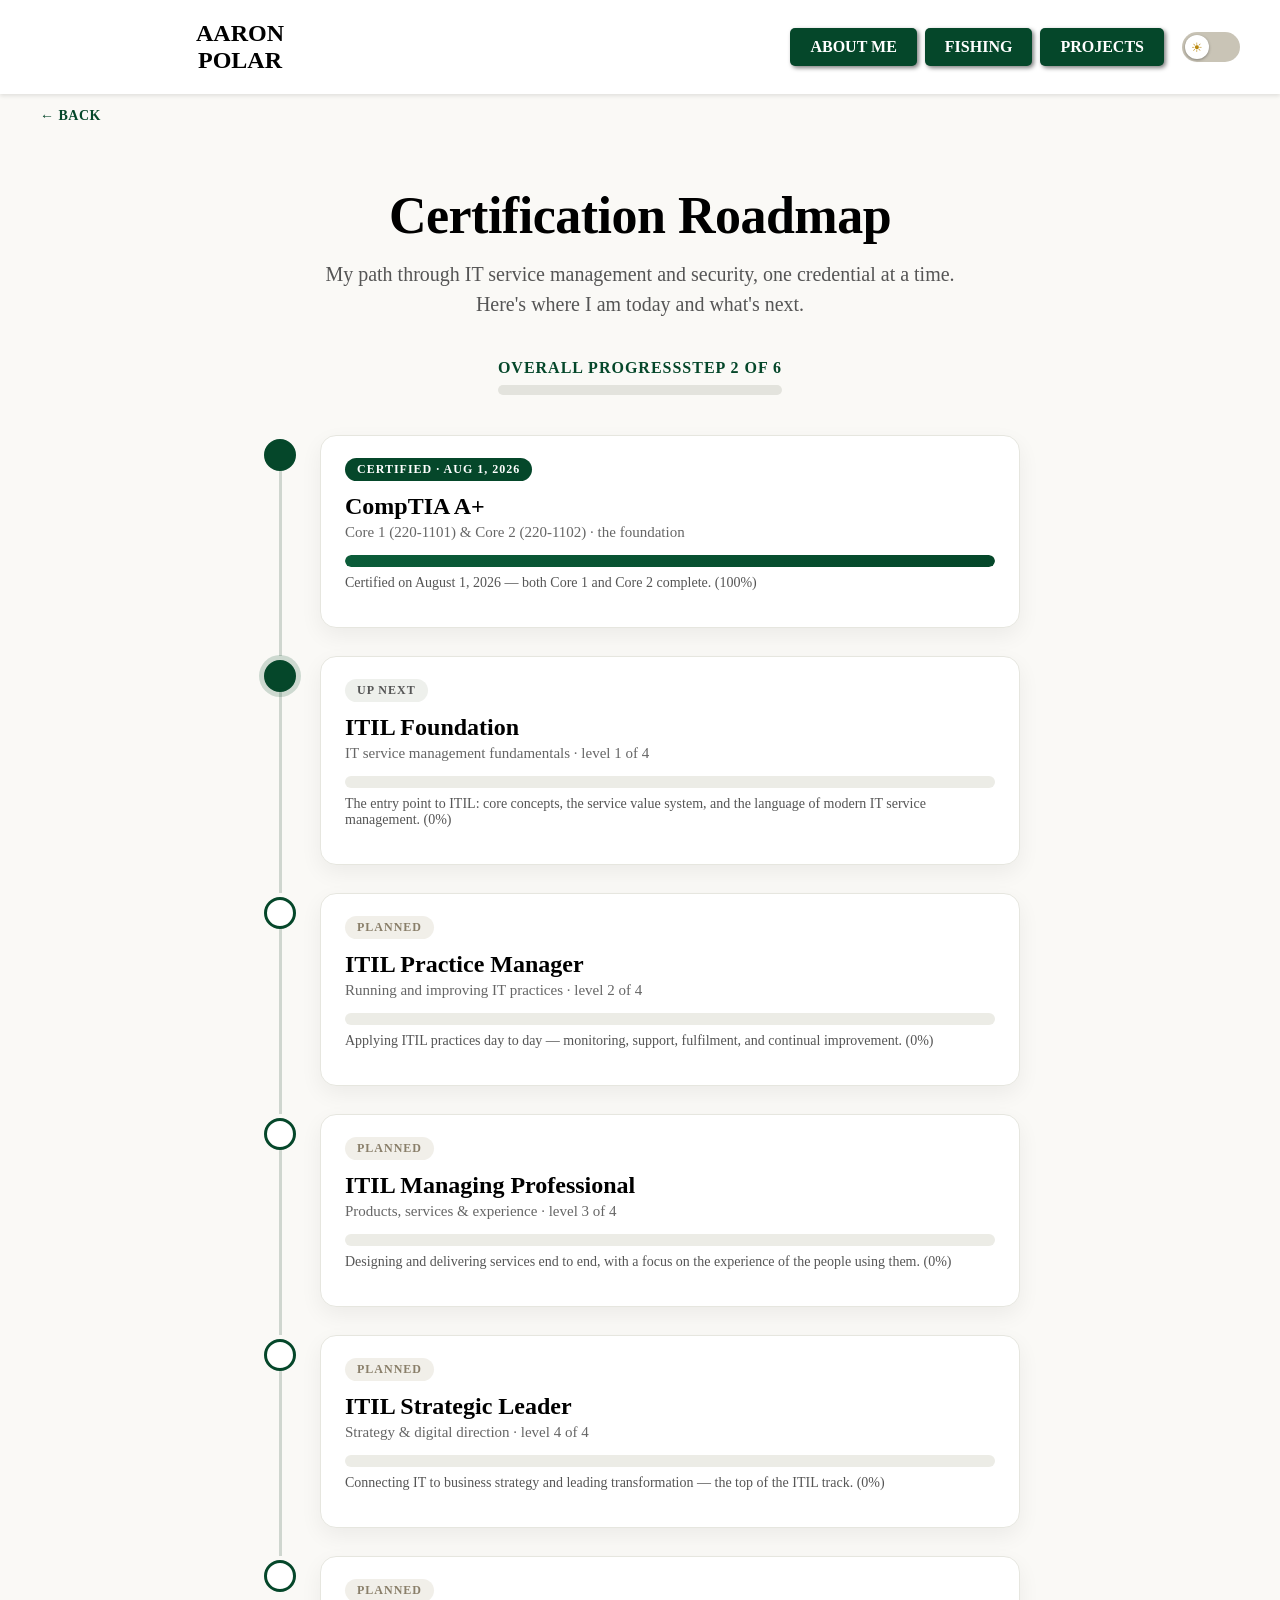
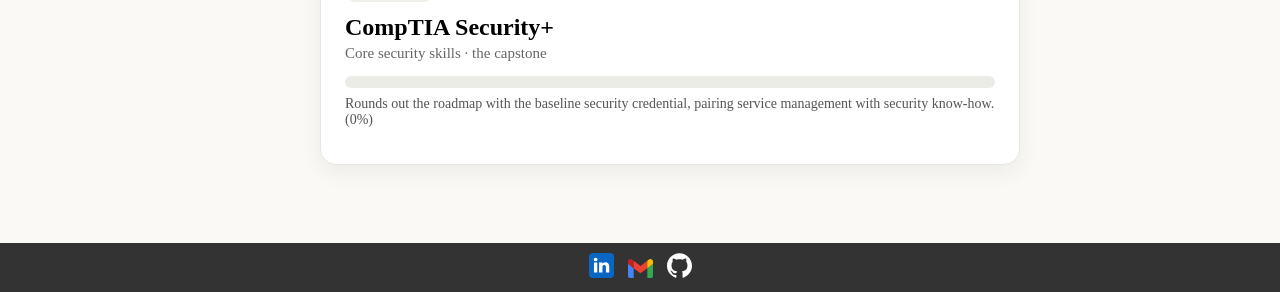
<file: projects.html>
<!DOCTYPE html>
<html lang="en">
<head>
    <meta charset="UTF-8">
    <meta name="viewport" content="width=device-width, initial-scale=1.0">
    <title>PROJECTS - Aaron Polar</title>
    <link rel="stylesheet" href="styles.css">
    <link rel="stylesheet" href="animations.css">
    <style>
        /* ---- Apple-style projects layout ---- */
        .projects-hero {
            text-align: center;
            padding: 70px 24px 30px;
        }

        .projects-hero h1 {
            font-size: 64px;
            font-weight: bold;
            margin: 0 0 16px;
            letter-spacing: -1px;
        }

        .projects-hero p {
            font-size: 24px;
            line-height: 1.5;
            color: #444;
            max-width: 720px;
            margin: 0 auto;
        }

        .projects-hero .eyebrow {
            font-size: 18px;
            text-transform: uppercase;
            letter-spacing: 2px;
            color: #05472A;
            font-weight: bold;
            margin-bottom: 12px;
        }

        .project {
            display: flex;
            align-items: center;
            gap: 60px;
            max-width: 1080px;
            margin: 0 auto;
            padding: 60px 40px;
        }

        .project:nth-child(even) {
            flex-direction: row-reverse;
        }

        .project-media {
            flex: 1;
            min-width: 0;
        }

        .project-media img {
            width: 100%;
            height: auto;
            display: block;
            border-radius: 22px;
            box-shadow: 0 24px 50px rgba(0, 0, 0, 0.18);
        }

        .project-body {
            flex: 1;
            min-width: 0;
        }

        .project-tag {
            display: inline-block;
            font-size: 14px;
            text-transform: uppercase;
            letter-spacing: 1.5px;
            font-weight: bold;
            color: #05472A;
            background-color: #e6efe9;
            padding: 6px 14px;
            border-radius: 999px;
            margin-bottom: 18px;
        }

        .project-body h2 {
            font-size: 40px;
            line-height: 1.1;
            margin: 0 0 14px;
            letter-spacing: -0.5px;
        }

        .project-body .tagline {
            font-size: 22px;
            color: #05472A;
            font-style: italic;
            margin: 0 0 18px;
        }

        .project-body p {
            font-size: 19px;
            line-height: 1.6;
            color: #333;
            margin: 0 0 18px;
        }

        .project-stack {
            list-style: none;
            padding: 0;
            margin: 0;
            display: flex;
            flex-wrap: wrap;
            gap: 10px;
        }

        .project-stack li {
            font-size: 14px;
            color: #444;
            background-color: #ffffff;
            border: 1px solid #dcdcd5;
            border-radius: 8px;
            padding: 6px 12px;
        }

        .projects-outro {
            text-align: center;
            padding: 30px 24px 80px;
            color: #555;
            font-size: 18px;
        }

        .footer-container {
            width: 100%;
            background-color: #333; /* Background color for better visibility */
            text-align: center;
            padding: 10px 0; /* Padding for better spacing */
            color: white;
            margin-top: auto; /* Push footer to the bottom */
        }

        .footer-container img {
            width: 25px; /* Set image width to 25px for a quarter size */
            margin: 0 5px; /* Add space between images */
        }

        @media (max-width: 768px) {
            .projects-hero h1 {
                font-size: 44px;
            }

            .projects-hero p {
                font-size: 20px;
            }

            .project,
            .project:nth-child(even) {
                flex-direction: column;
                gap: 28px;
                padding: 40px 24px;
            }

            .project-body h2 {
                font-size: 32px;
            }
        }
        /* --- Certification roadmap --- */
        .certs-hero {
            text-align: center;
            padding: 50px 24px 10px;
        }

        .certs-hero h1 {
            font-size: 52px;
            margin: 0 0 14px;
            letter-spacing: -0.5px;
        }

        .certs-hero p {
            font-size: 20px;
            line-height: 1.5;
            color: #555;
            max-width: 680px;
            margin: 0 auto;
        }

        .overall {
            max-width: 680px;
            margin: 30px auto 10px;
            padding: 0 24px;
        }

        .overall-top {
            display: flex;
            justify-content: space-between;
            align-items: baseline;
            font-size: 16px;
            font-weight: bold;
            text-transform: uppercase;
            letter-spacing: 1px;
            color: #05472A;
            margin-bottom: 8px;
        }

        .overall-track {
            height: 10px;
            background-color: #e3e3dd;
            border-radius: 999px;
            overflow: hidden;
        }

        .overall-track > span {
            display: block;
            height: 100%;
            width: 17%;
            background: linear-gradient(90deg, #0b5c39, #05472A);
            border-radius: 999px;
        }

        .roadmap {
            max-width: 760px;
            margin: 30px auto 50px;
            padding: 0 24px;
        }

        .cert-step {
            position: relative;
            display: grid;
            grid-template-columns: 40px 1fr;
            gap: 20px;
            padding-bottom: 28px;
        }

        .cert-marker {
            position: relative;
            display: flex;
            justify-content: center;
        }

        .cert-node {
            width: 26px;
            height: 26px;
            border-radius: 50%;
            background-color: #fff;
            border: 3px solid #05472A;
            z-index: 2;
            margin-top: 4px;
        }

        .cert-node.done {
            background-color: #05472A;
        }

        .cert-node.active {
            background-color: #05472A;
            box-shadow: 0 0 0 5px rgba(5, 71, 42, 0.18);
        }

        .cert-rail {
            position: absolute;
            top: 8px;
            bottom: -28px;
            width: 3px;
            background-color: #cfd6cf;
        }

        .cert-step:last-child .cert-rail {
            display: none;
        }

        .cert-card {
            background-color: #fff;
            border: 1px solid #e6e6df;
            border-radius: 16px;
            padding: 22px 24px;
            box-shadow: 0 8px 22px rgba(0, 0, 0, 0.06);
        }

        .cert-card h2 {
            font-size: 24px;
            margin: 0 0 4px;
        }

        .cert-meta {
            font-size: 15px;
            color: #666;
            margin: 0 0 14px;
        }

        .status-badge {
            display: inline-block;
            font-size: 12px;
            font-weight: bold;
            text-transform: uppercase;
            letter-spacing: 1px;
            padding: 4px 12px;
            border-radius: 999px;
            margin-bottom: 12px;
        }

        .status-progress { background-color: #e3f1e9; color: #05472A; }
        .status-next     { background-color: #eef0ec; color: #555; }
        .status-planned  { background-color: #f1efe9; color: #8a7f6a; }
        .status-done     { background-color: #05472A; color: #ffffff; }

        .progress {
            height: 12px;
            background-color: #ecece6;
            border-radius: 999px;
            overflow: hidden;
        }

        .progress-bar {
            height: 100%;
            background: linear-gradient(90deg, #0b5c39, #05472A);
            border-radius: 999px;
        }

        .progress-text {
            font-size: 14px;
            color: #555;
            margin-top: 8px;
        }

        .section-divider {
            max-width: 760px;
            margin: 0 auto;
            border: none;
            border-top: 1px solid #e2e1d8;
        }

        @media (max-width: 768px) {
            .certs-hero h1 {
                font-size: 38px;
            }
        }
    </style>
    <link rel="stylesheet" href="theme.css">
    <script src="theme.js"></script>
    <script defer src="animations.js"></script>
    <!-- Umami analytics (privacy-friendly) -->
    <script defer src="https://cloud.umami.is/script.js" data-website-id="32455286-fe20-4036-8269-8ed9782967e7"></script>
</head>
<body>
    <div class="header">
        <div class="header-left">
            <a href="/">AARON</a>
            <a href="/">POLAR</a>
        </div>
        <div class="header-right">
            <a href="aboutme" class="green-button">About Me</a>
            <a href="fishing" class="green-button">Fishing</a>
            <a href="projects" class="green-button">Projects</a>
            <button id="themeToggle" class="theme-switch" type="button" role="switch" aria-label="Toggle dark mode"></button>
        </div>
    </div>

    <div class="back-button-bar">
        <a href="javascript:history.back()" class="back-button">&#8592; Back</a>
    </div>

    <section class="certs-hero">
        <h1>Certification Roadmap</h1>
        <p>My path through IT service management and security, one credential at a time. Here's where I am today and what's next.</p>
    </section>

    <div class="overall">
        <div class="overall-top">
            <span>Overall progress</span>
            <span>Step 2 of 6</span>
        </div>
        <div class="overall-track"><span data-width="17%"></span></div>
    </div>

    <section class="roadmap">
        <!-- Step 1: A+ certified -->
        <div class="cert-step">
            <div class="cert-marker">
                <div class="cert-rail"></div>
                <div class="cert-node done"></div>
            </div>
            <div class="cert-card">
                <span class="status-badge status-done">Certified &middot; Aug 1, 2026</span>
                <h2>CompTIA A+</h2>
                <p class="cert-meta">Core 1 (220-1101) &amp; Core 2 (220-1102) &middot; the foundation</p>
                <div class="progress"><div class="progress-bar" data-width="100%"></div></div>
                <p class="progress-text">Certified on August 1, 2026 &mdash; both Core 1 and Core 2 complete. (100%)</p>
            </div>
        </div>

        <!-- Step 2: ITIL Foundation -->
        <div class="cert-step">
            <div class="cert-marker">
                <div class="cert-rail"></div>
                <div class="cert-node active"></div>
            </div>
            <div class="cert-card">
                <span class="status-badge status-next">Up next</span>
                <h2>ITIL Foundation</h2>
                <p class="cert-meta">IT service management fundamentals &middot; level 1 of 4</p>
                <div class="progress"><div class="progress-bar" data-width="0%"></div></div>
                <p class="progress-text">The entry point to ITIL: core concepts, the service value system, and the language of modern IT service management. (0%)</p>
            </div>
        </div>

        <!-- Step 3: ITIL Practice Manager -->
        <div class="cert-step">
            <div class="cert-marker">
                <div class="cert-rail"></div>
                <div class="cert-node"></div>
            </div>
            <div class="cert-card">
                <span class="status-badge status-planned">Planned</span>
                <h2>ITIL Practice Manager</h2>
                <p class="cert-meta">Running and improving IT practices &middot; level 2 of 4</p>
                <div class="progress"><div class="progress-bar" data-width="0%"></div></div>
                <p class="progress-text">Applying ITIL practices day to day &mdash; monitoring, support, fulfilment, and continual improvement. (0%)</p>
            </div>
        </div>

        <!-- Step 4: ITIL Managing Professional -->
        <div class="cert-step">
            <div class="cert-marker">
                <div class="cert-rail"></div>
                <div class="cert-node"></div>
            </div>
            <div class="cert-card">
                <span class="status-badge status-planned">Planned</span>
                <h2>ITIL Managing Professional</h2>
                <p class="cert-meta">Products, services &amp; experience &middot; level 3 of 4</p>
                <div class="progress"><div class="progress-bar" data-width="0%"></div></div>
                <p class="progress-text">Designing and delivering services end to end, with a focus on the experience of the people using them. (0%)</p>
            </div>
        </div>

        <!-- Step 5: ITIL Strategic Leader -->
        <div class="cert-step">
            <div class="cert-marker">
                <div class="cert-rail"></div>
                <div class="cert-node"></div>
            </div>
            <div class="cert-card">
                <span class="status-badge status-planned">Planned</span>
                <h2>ITIL Strategic Leader</h2>
                <p class="cert-meta">Strategy &amp; digital direction &middot; level 4 of 4</p>
                <div class="progress"><div class="progress-bar" data-width="0%"></div></div>
                <p class="progress-text">Connecting IT to business strategy and leading transformation &mdash; the top of the ITIL track. (0%)</p>
            </div>
        </div>

        <!-- Step 6: Security+ -->
        <div class="cert-step">
            <div class="cert-marker">
                <div class="cert-rail"></div>
                <div class="cert-node"></div>
            </div>
            <div class="cert-card">
                <span class="status-badge status-planned">Planned</span>
                <h2>CompTIA Security+</h2>
                <p class="cert-meta">Core security skills &middot; the capstone</p>
                <div class="progress"><div class="progress-bar" data-width="0%"></div></div>
                <p class="progress-text">Rounds out the roadmap with the baseline security credential, pairing service management with security know-how. (0%)</p>
            </div>
        </div>
    </section>

    <div class="footer-container">
        <a href="https://www.linkedin.com/in/aaronpolar" target="_blank" rel="noopener noreferrer">
            <img src="docs/assets/linkedinlogo.svg" alt="LinkedIn Logo">
        </a>
        <a href="mailto:aaronmpolar@gmail.com">
            <img src="docs/assets/gmaillogo.svg" alt="Gmail Logo">
        </a>
        <a href="https://www.github.com/aaronpolar" target="_blank" rel="noopener noreferrer">
            <img src="docs/assets/githublogo.svg" alt="GitHub Logo">
        </a>
    </div>
</body>
</html>
</file>
<file: styles.css>
/* ============================================================
   Shared base styles used by every page.
   Load order per page:
     1. styles.css        (this file — shared base)
     2. inline <style>     (page-specific rules / overrides)
     3. theme.css          (nav tweaks + dark mode, overrides all)
   ============================================================ */

body {
    font-family: baskerville, serif;
    margin: 0;
    padding: 0;
    background-color: #FAF9F6;
    display: flex;
    flex-direction: column;
    min-height: 100vh;
}

.header {
    background-color: white;
    color: black;
    display: flex;
    justify-content: space-between;
    align-items: center;
    padding: 20px 40px;
    box-shadow: 0 2px 4px rgba(0, 0, 0, 0.1);
    width: 100%;
    box-sizing: border-box;
}

.header-left {
    margin-right: auto;
    width: calc(100% / 3);
}

.header-left a {
    text-decoration: none;
    color: black;
    font-weight: bold;
    font-size: 24px;
    display: block;
    text-transform: uppercase;
    text-align: center;
}

.header-right {
    margin-left: auto;
    display: flex;
    justify-content: flex-end;
    align-items: center;
    width: calc(100% / 3);
}

.green-button {
    background-color: #05472A;
    color: white;
    border: none;
    border-radius: 5px;
    padding: 10px 20px;
    font-family: baskerville, serif;
    text-transform: uppercase;
    font-weight: bold;
    cursor: pointer;
    margin-left: 10px;
    font-size: 16px;
    text-align: center;
    text-decoration: none;
    box-shadow: 2px 2px 4px rgba(0, 0, 0, 0.5);
}

.back-button-bar {
    padding: 12px 40px;
}

.back-button {
    display: inline-flex;
    align-items: center;
    gap: 6px;
    text-decoration: none;
    color: #05472A;
    font-family: baskerville, serif;
    font-size: 14px;
    font-weight: bold;
    text-transform: uppercase;
    letter-spacing: 0.5px;
}

.back-button:hover {
    text-decoration: underline;
}

.fixed-buttons {
    display: flex;
    justify-content: center;
    margin: 20px 0;
}

.fixed-buttons a {
    text-decoration: none;
    color: black;
    font-weight: bold;
    text-transform: uppercase;
    font-size: 16px;
    padding: 10px 20px;
    border-radius: 5px;
    background-color: #D3D3D3;
    border: none;
    margin: 0 5px;
}

.footer-container {
    width: 100%;
    background-color: #333;
    text-align: center;
    padding: 10px 0;
    color: white;
    margin-top: auto;
}

.footer-container a {
    text-decoration: none;
}

.footer-container img {
    width: 25px;
    margin: 0 5px;
}

@media (max-width: 768px) {
    .header-right {
        flex-direction: column;
        align-items: flex-end;
        margin-top: 10px;
    }

    .green-button {
        margin-bottom: 5px;
        width: 100%;
        margin-left: 0;
    }

    .header-left {
        margin-left: 10px;
        margin-right: auto;
    }

    .fixed-buttons {
        margin-top: 10px;
    }
}
</file>
<file: animations.css>
/* ============================================================
   Site-wide animations & micro-interactions.
   Load order per page: styles.css -> animations.css -> inline -> theme.css
   Paired with animations.js, which adds `.js-anim` to <html> and
   reveals elements on scroll. CSS is guarded by `html.js-anim` so
   content is never stuck hidden if JS fails to load.
   ============================================================ */

/* --- Scroll reveal: fade + slide in as elements enter the viewport --- */
html.js-anim .reveal {
    opacity: 0;
    transform: translateY(40px);
    transition: opacity 0.7s ease, transform 0.7s ease;
    will-change: opacity, transform;
}

html.js-anim .reveal.is-visible {
    opacity: 1;
    transform: none;
}

/* --- Header drops in gently on every page load --- */
.header {
    animation: anim-fade-down 0.6s ease both;
}

/* --- Hero image: soft fade + slow zoom settle on load --- */
.header-image {
    animation: anim-fade-in 1s ease both;
}

.header-image img {
    animation: anim-hero-zoom 1.6s ease both;
}

/* --- Card surfaces lift on hover --- */
.lin-card,
.stat-card,
.cert-card,
.map-card,
.log-card,
.review-card {
    transition: transform 0.3s ease, box-shadow 0.3s ease;
}

.lin-card:hover,
.stat-card:hover,
.cert-card:hover,
.map-card:hover,
.review-card:hover {
    transform: translateY(-6px);
    box-shadow: 0 16px 34px rgba(0, 0, 0, 0.12);
}

/* --- Project imagery gets a richer lift --- */
.project-media img {
    transition: transform 0.4s ease, box-shadow 0.4s ease;
}

.project-media img:hover {
    transform: scale(1.02);
    box-shadow: 0 30px 60px rgba(0, 0, 0, 0.22);
}

.project-stack li {
    transition: transform 0.2s ease, border-color 0.2s ease, color 0.2s ease;
}

.project-stack li:hover {
    transform: translateY(-2px);
    border-color: #05472A;
    color: #05472A;
}

/* --- Nav buttons: tactile press feedback --- */
.green-button {
    transition: transform 0.2s ease, box-shadow 0.2s ease, background-color 0.2s ease;
}

.green-button:hover {
    transform: translateY(-2px);
    box-shadow: 3px 5px 9px rgba(0, 0, 0, 0.45);
}

.green-button:active {
    transform: translateY(0);
    box-shadow: 1px 1px 3px rgba(0, 0, 0, 0.4);
}

/* --- Secondary (grey) buttons --- */
.fixed-buttons a {
    transition: transform 0.2s ease, box-shadow 0.2s ease;
}

.fixed-buttons a:hover {
    transform: translateY(-2px);
    box-shadow: 0 6px 14px rgba(0, 0, 0, 0.18);
}

/* --- Footer social icons pop on hover --- */
.footer-container img {
    transition: transform 0.25s ease;
}

.footer-container a:hover img {
    transform: translateY(-4px) scale(1.18);
}

/* --- Animated progress bars on the certification roadmap ---
   Targets carry their final width in data-width; CSS starts them at 0
   and animations.js sets the real width once the card is revealed. */
html.js-anim .progress-bar[data-width],
html.js-anim .overall-track > span[data-width] {
    width: 0;
    transition: width 1.1s cubic-bezier(0.22, 1, 0.36, 1);
}

/* --- Keyframes --- */
@keyframes anim-fade-down {
    from { opacity: 0; transform: translateY(-16px); }
    to   { opacity: 1; transform: none; }
}

@keyframes anim-fade-in {
    from { opacity: 0; }
    to   { opacity: 1; }
}

@keyframes anim-hero-zoom {
    from { transform: scale(1.06); }
    to   { transform: scale(1); }
}

/* --- Respect users who prefer reduced motion --- */
@media (prefers-reduced-motion: reduce) {
    html.js-anim .reveal {
        opacity: 1;
        transform: none;
        transition: none;
    }

    .header,
    .header-image,
    .header-image img {
        animation: none;
    }

    .lin-card,
    .stat-card,
    .cert-card,
    .map-card,
    .log-card,
    .review-card,
    .project-media img,
    .project-stack li,
    .green-button,
    .fixed-buttons a,
    .footer-container img {
        transition: none;
    }

    html.js-anim .progress-bar[data-width],
    html.js-anim .overall-track > span[data-width] {
        transition: none;
    }
}
</file>
<file: theme.css>
/* ============================================================
   Shared cross-page styles: navigation behavior, theme toggle
   button, and the full dark-mode palette.
   Loaded after each page's inline <style> so it can override.
   ============================================================ */

html {
    scroll-behavior: smooth;
}

/* --- Navigation: allow the larger nav to wrap cleanly --- */
.header {
    flex-wrap: wrap;
    row-gap: 10px;
}

.header-right {
    width: auto;
    flex-wrap: wrap;
    justify-content: flex-end;
    gap: 8px;
    align-items: center;
}

.green-button {
    box-sizing: border-box;
}

.header-right .green-button {
    margin-left: 0;
}

/* Mobile: tighten the vertically-stacked nav so the header stays compact */
@media (max-width: 768px) {
    .header-right {
        gap: 4px;
        margin-top: 6px;
    }

    .header-right .green-button {
        margin-bottom: 0;
    }

    /* Double the gap (4px -> 8px) between the Projects button and the toggle */
    .header-right .theme-switch {
        margin-top: 4px;
    }
}

/* --- Horizontal theme switch (works in both modes) --- */
.theme-switch {
    position: relative;
    width: 58px;
    height: 30px;
    flex: 0 0 auto;
    margin-left: 10px;
    padding: 0;
    border: none;
    border-radius: 999px;
    background-color: #c9c4b6;
    cursor: pointer;
    transition: background-color 0.3s ease;
    -webkit-tap-highlight-color: transparent;
}

/* Sliding knob with an icon for the current mode */
.theme-switch::before {
    content: "\2600"; /* sun (light mode) */
    position: absolute;
    top: 50%;
    left: 3px;
    transform: translateY(-50%);
    width: 24px;
    height: 24px;
    border-radius: 50%;
    background-color: #ffffff;
    box-shadow: 0 1px 3px rgba(0, 0, 0, 0.35);
    display: flex;
    align-items: center;
    justify-content: center;
    font-size: 13px;
    line-height: 1;
    color: #b8860b;
    transition: left 0.3s ease;
}

.theme-switch:hover {
    filter: brightness(0.97);
}

.theme-switch:focus-visible {
    outline: 2px solid #05472A;
    outline-offset: 2px;
}

/* ============================================================
   DARK MODE
   ============================================================ */
html[data-theme="dark"] body {
    background-color: #121212;
    color: #e8e8e8;
}

html[data-theme="dark"] .header {
    background-color: #1c1c1c;
    color: #f0f0f0;
    box-shadow: 0 2px 4px rgba(0, 0, 0, 0.6);
}

html[data-theme="dark"] .header-left a {
    color: #f0f0f0;
}

html[data-theme="dark"] .green-button {
    background-color: #0d7a48;
    color: #ffffff;
    box-shadow: 2px 2px 4px rgba(0, 0, 0, 0.6);
}

html[data-theme="dark"] .theme-switch {
    background-color: #0d7a48;
}

html[data-theme="dark"] .theme-switch::before {
    content: "\263E"; /* moon (dark mode) */
    left: 31px;
    color: #355e4a;
}

html[data-theme="dark"] .fixed-buttons a {
    background-color: #2a2a2a;
    color: #e8e8e8;
}

html[data-theme="dark"] .footer-container {
    background-color: #000000;
}

html[data-theme="dark"] .back-button {
    color: #5fd39a;
}

/* Body text across pages */
html[data-theme="dark"] .header-text p,
html[data-theme="dark"] .text-container,
html[data-theme="dark"] .text-container h2,
html[data-theme="dark"] .text-container h3,
html[data-theme="dark"] .text-container h4,
html[data-theme="dark"] .container-text,
html[data-theme="dark"] .container-text h2,
html[data-theme="dark"] .container-text h3 {
    color: #e8e8e8;
}

/* Projects page */
html[data-theme="dark"] .projects-hero p,
html[data-theme="dark"] .project-body p,
html[data-theme="dark"] .projects-outro {
    color: #cfcfcf;
}

html[data-theme="dark"] .project-tag {
    background-color: #15321f;
    color: #7fdca9;
}

html[data-theme="dark"] .project-stack li {
    background-color: #1e1e1e;
    border-color: #333333;
    color: #d8d8d8;
}

/* Shared card surfaces (certs, yelp, dashboard) */
html[data-theme="dark"] .cert-card,
html[data-theme="dark"] .review-card,
html[data-theme="dark"] .stat-card,
html[data-theme="dark"] .map-card,
html[data-theme="dark"] .log-card {
    background-color: #1e1e1e;
    border-color: #333333;
    color: #e8e8e8;
}

html[data-theme="dark"] .certs-hero p,
html[data-theme="dark"] .yelp-hero p,
html[data-theme="dark"] .dash-hero p,
html[data-theme="dark"] .cert-meta,
html[data-theme="dark"] .review-sub,
html[data-theme="dark"] .review-text,
html[data-theme="dark"] .review-date,
html[data-theme="dark"] .stat-label {
    color: #b6b6b6;
}

html[data-theme="dark"] .progress,
html[data-theme="dark"] .overall-track {
    background-color: #2a2a2a;
}

html[data-theme="dark"] .cert-node {
    background-color: #1c1c1c;
    border-color: #5fd39a;
}

html[data-theme="dark"] .cert-rail {
    background-color: #333333;
}

html[data-theme="dark"] .section-divider {
    border-top-color: #333333;
}

/* 404 page */
html[data-theme="dark"] .notfound h1 {
    color: #5fd39a;
}

html[data-theme="dark"] .notfound p {
    color: #b6b6b6;
}

html[data-theme="dark"] .notfound .sub {
    color: #999999;
}

html[data-theme="dark"] .home-button {
    background-color: #0d7a48;
}

/* My Life in Numbers dashboard */
html[data-theme="dark"] .lin-card {
    background-color: #1e1e1e;
    border-color: #333333;
}

html[data-theme="dark"] .lin-value {
    color: #5fd39a;
}

html[data-theme="dark"] .lin-sub,
html[data-theme="dark"] .lin-updated,
html[data-theme="dark"] .lin-unit {
    color: #b6b6b6;
}

/* GitHub, Steam & PSN marks are dark/navy by default; flip to white for dark cards */
html[data-theme="dark"] .lin-card-github .lin-logo,
html[data-theme="dark"] .lin-card-steam .lin-logo,
html[data-theme="dark"] .lin-card-psn .lin-logo {
    color: #ffffff;
}

html[data-theme="dark"] .filter-bar select {
    background-color: #1e1e1e;
    color: #e8e8e8;
    border-color: #444444;
}

html[data-theme="dark"] .log-table th {
    background-color: #242424;
    color: #f0f0f0;
}

html[data-theme="dark"] .log-table td {
    border-color: #333333;
}

html[data-theme="dark"] .log-table tr:nth-child(even) td {
    background-color: #181818;
}

/* Darken light map tiles so the map blends with dark mode */
html[data-theme="dark"] .leaflet-tile {
    filter: brightness(0.65) invert(1) contrast(0.9) hue-rotate(180deg) saturate(0.6);
}

html[data-theme="dark"] .leaflet-container {
    background-color: #1e1e1e;
}
</file>
